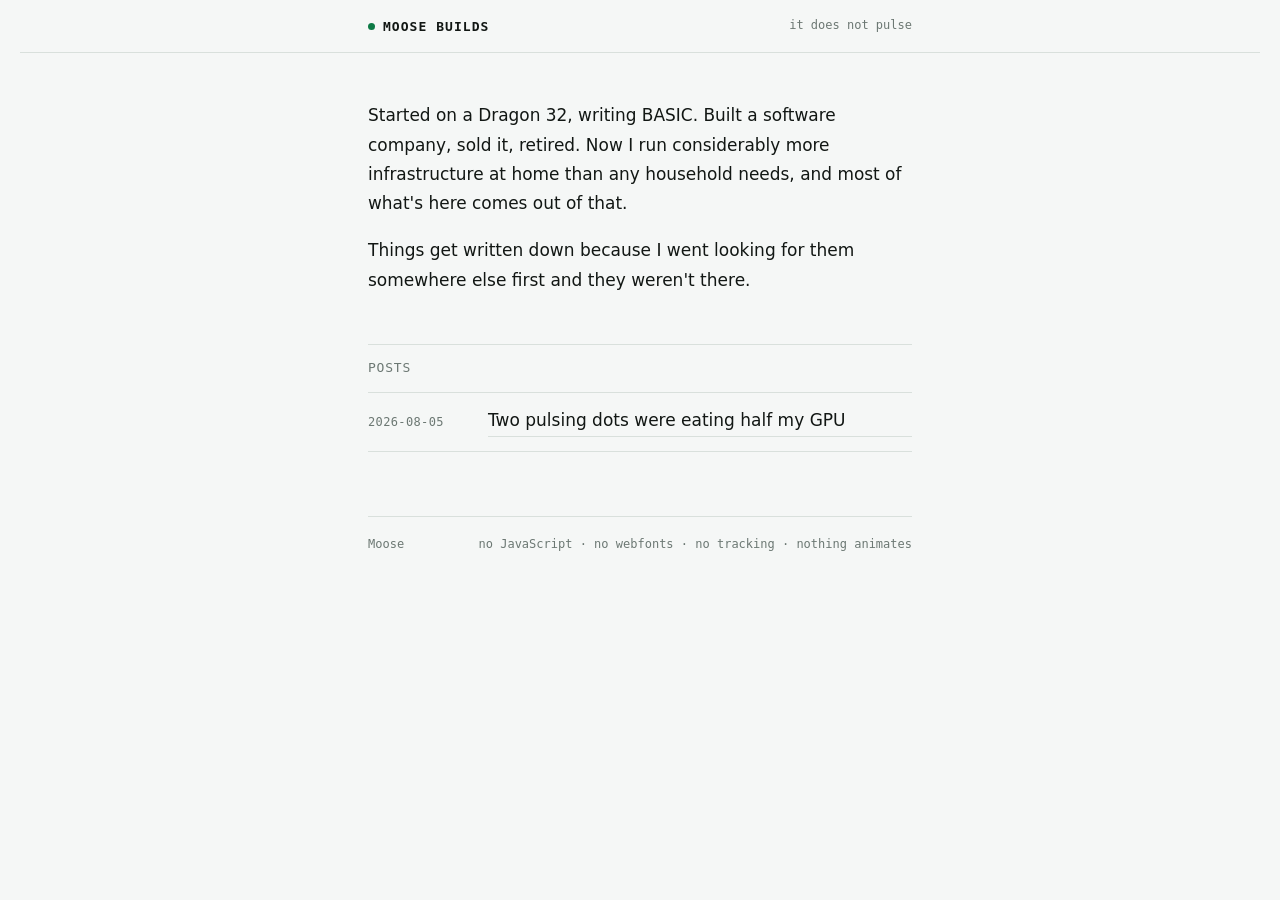
<file: index.html>
<!doctype html>
<html lang="en-GB">
<head>
<meta charset="utf-8">
<meta name="viewport" content="width=device-width, initial-scale=1">
<title>Moose Builds</title>
<meta name="description" content="Notes on browsers, GPUs and running far too much infrastructure at home.">
<link rel="stylesheet" href="style.css">
</head>
<body>

<div class="masthead">
  <div class="inner">
    <a class="brand" href="./"><span class="pip"></span>Moose Builds</a>
    <span class="strap">it does not pulse</span>
  </div>
</div>

<div class="wrap">

<p class="lede">Started on a Dragon 32, writing BASIC. Built a software company, sold it, retired. Now I run considerably more infrastructure at home than any household needs, and most of what's here comes out of that.</p>

<p>Things get written down because I went looking for them somewhere else first and they weren't there.</p>

<h2>Posts</h2>

<ul class="posts">
  <li>
    <time datetime="2026-08-05">2026-08-05</time>
    <a href="posts/infinite-css-animations-peg-the-compositor.html">Two pulsing dots were eating half my GPU</a>
  </li>
</ul>

<div class="colophon">
  <span>Moose</span>
  <span>no JavaScript · no webfonts · no tracking · nothing animates</span>
</div>
</div>

</body>
</html>
</file>
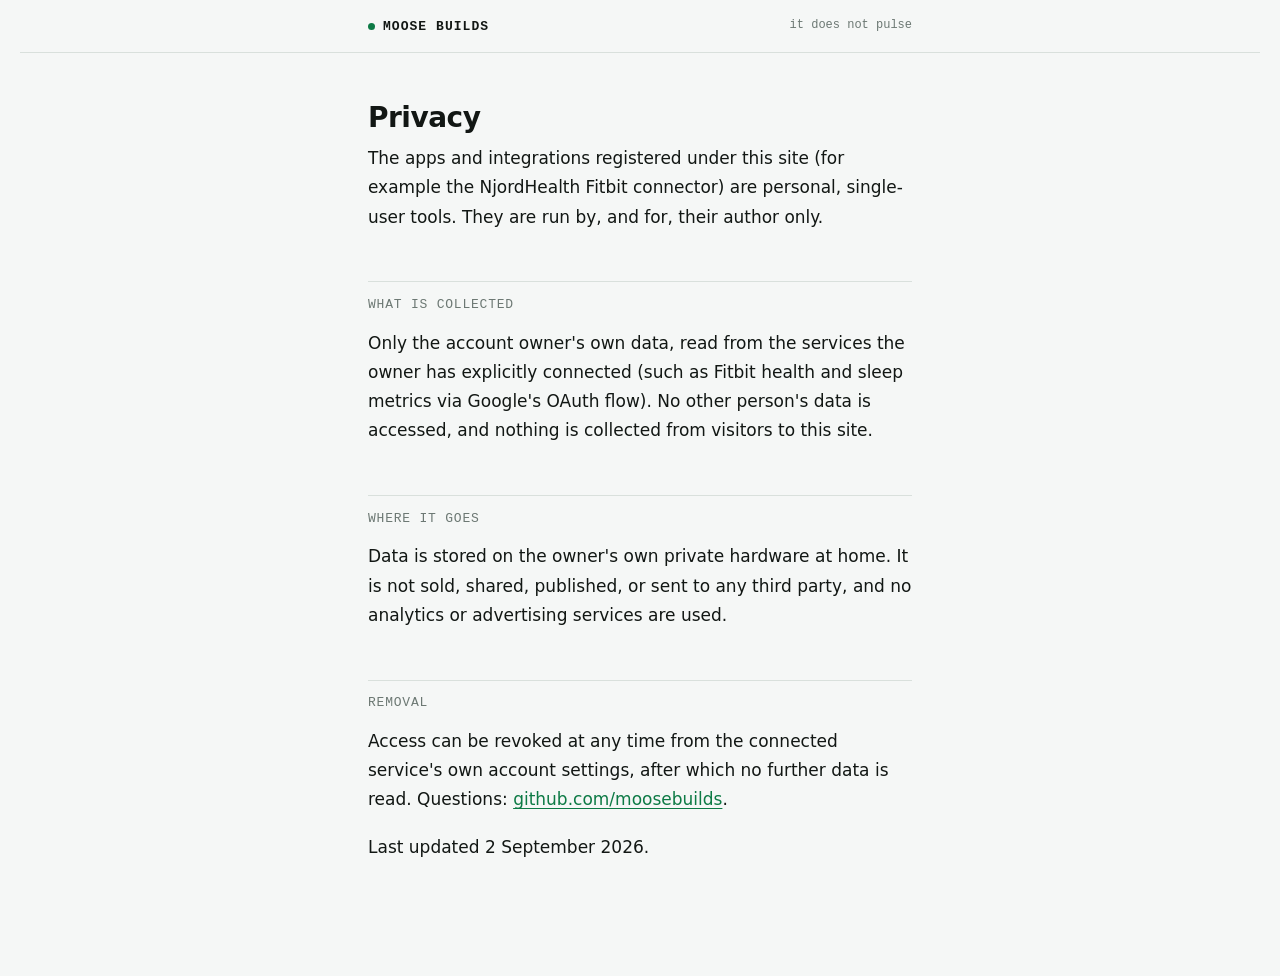
<file: privacy/index.html>
<!doctype html>
<html lang="en-GB">
<head>
<meta charset="utf-8">
<meta name="viewport" content="width=device-width, initial-scale=1">
<title>Privacy — Moose Builds</title>
<meta name="description" content="Privacy policy for the personal tools published under Moose Builds.">
<link rel="stylesheet" href="../style.css">
</head>
<body>

<div class="masthead">
  <div class="inner">
    <a class="brand" href="../"><span class="pip"></span>Moose Builds</a>
    <span class="strap">it does not pulse</span>
  </div>
</div>

<div class="wrap">

<h1>Privacy</h1>

<p class="lede">The apps and integrations registered under this site (for example the NjordHealth
Fitbit connector) are personal, single-user tools. They are run by, and for, their author only.</p>

<h2>What is collected</h2>
<p>Only the account owner's own data, read from the services the owner has explicitly connected
(such as Fitbit health and sleep metrics via Google's OAuth flow). No other person's data is
accessed, and nothing is collected from visitors to this site.</p>

<h2>Where it goes</h2>
<p>Data is stored on the owner's own private hardware at home. It is not sold, shared, published,
or sent to any third party, and no analytics or advertising services are used.</p>

<h2>Removal</h2>
<p>Access can be revoked at any time from the connected service's own account settings, after
which no further data is read. Questions: <a href="https://github.com/moosebuilds">github.com/moosebuilds</a>.</p>

<p class="meta">Last updated 2 September 2026.</p>

</div>
</body>
</html>
</file>
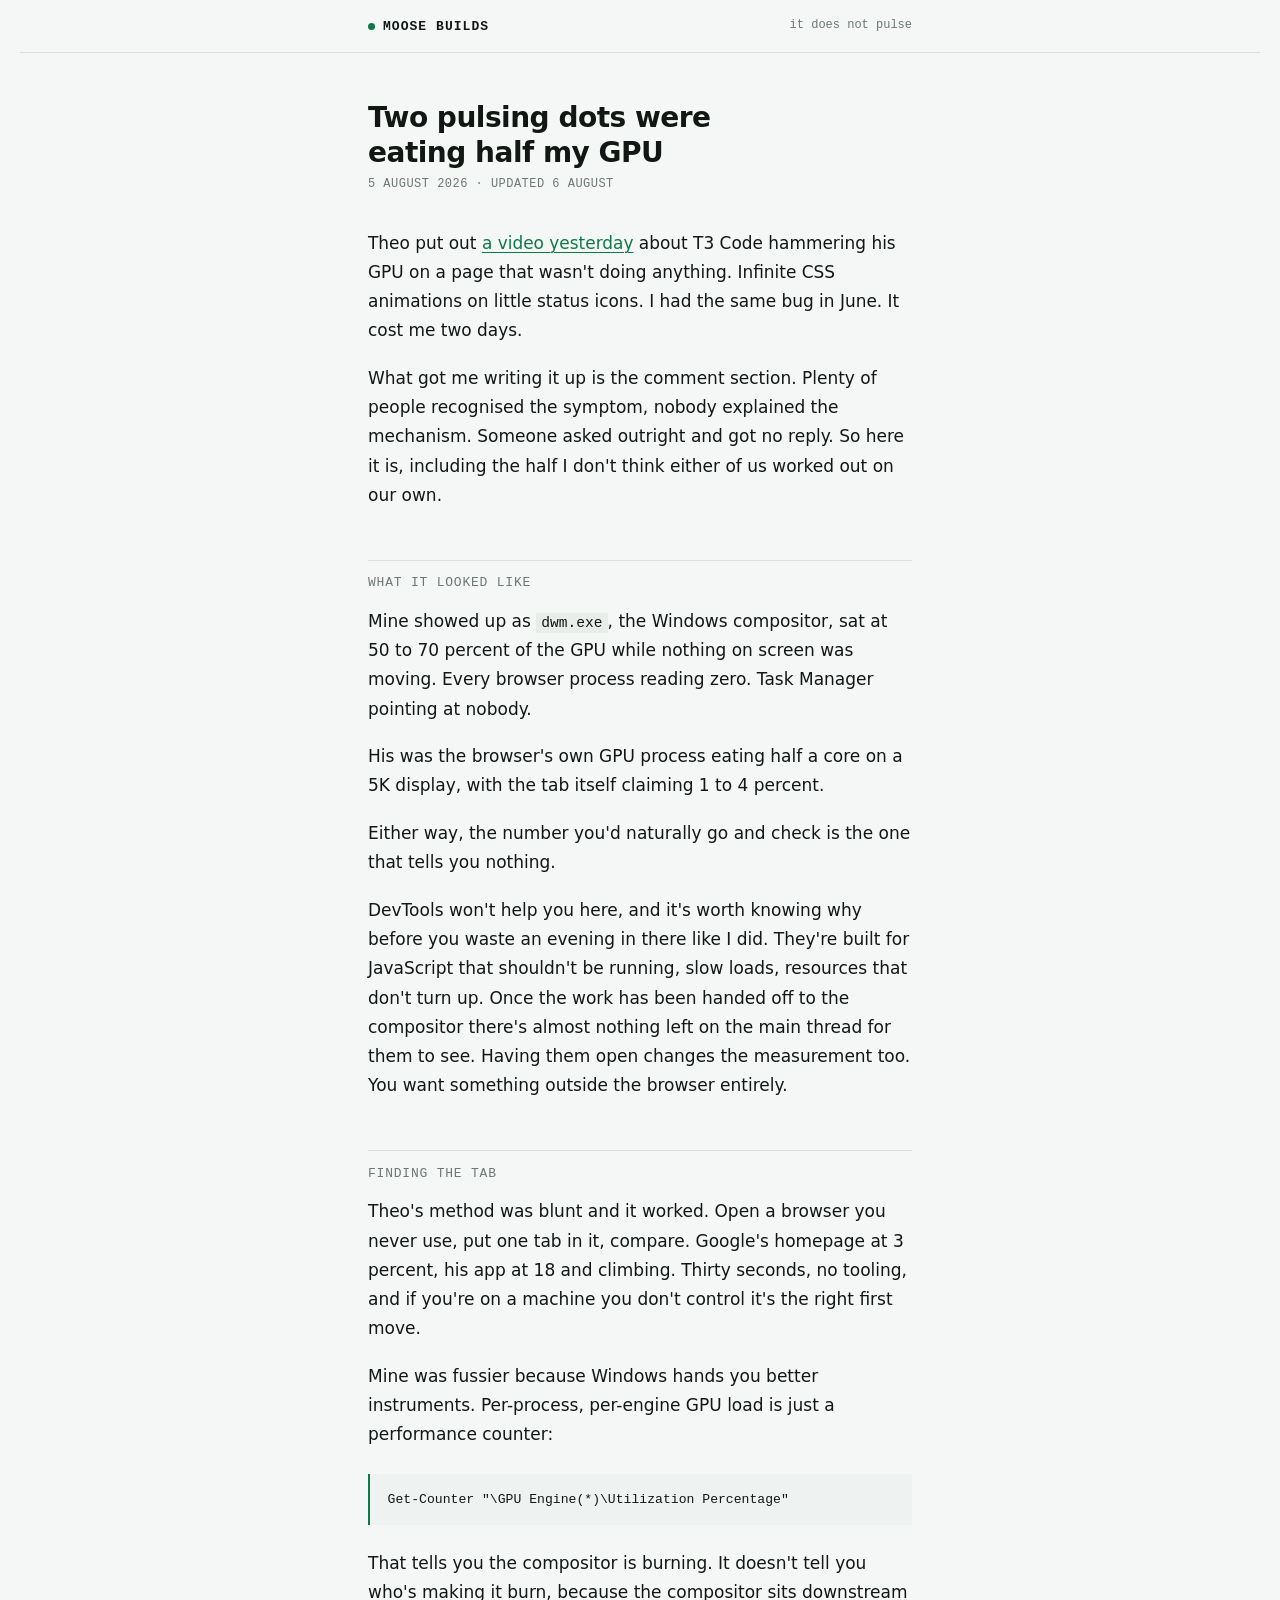
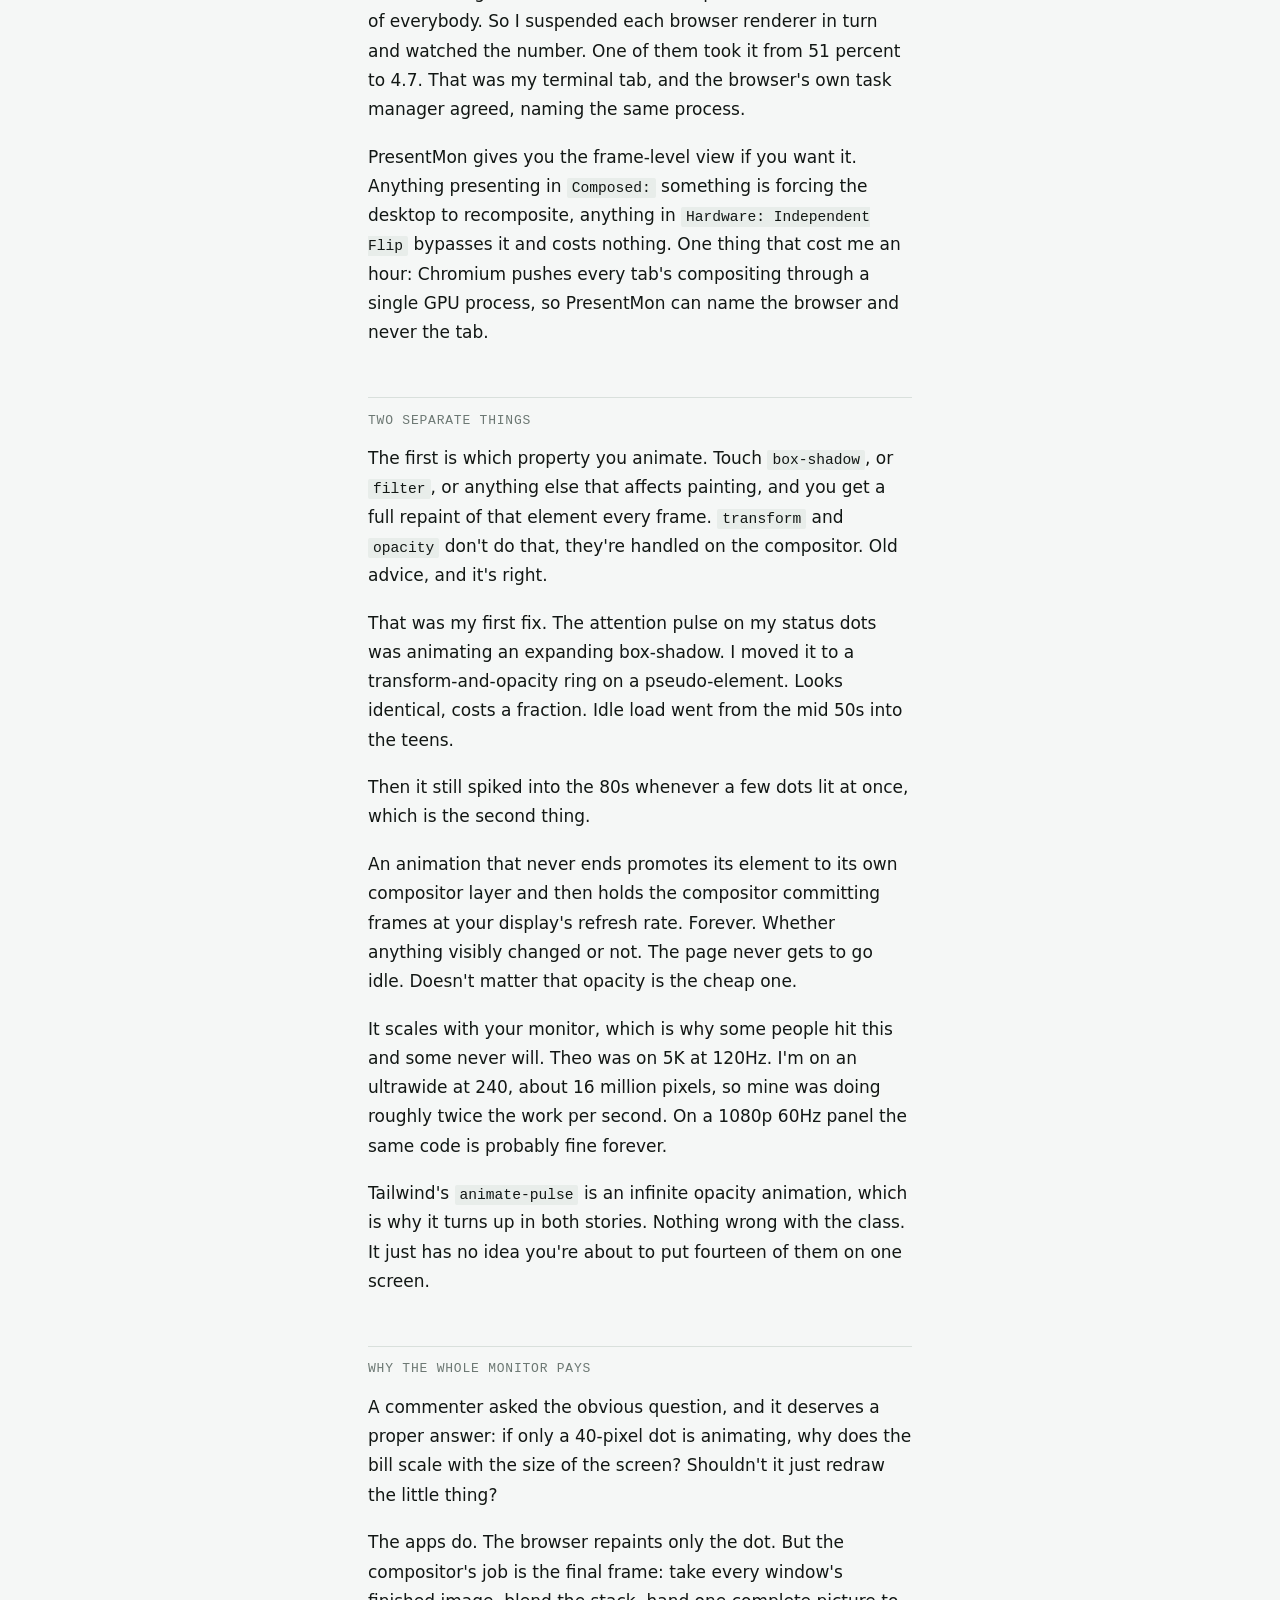
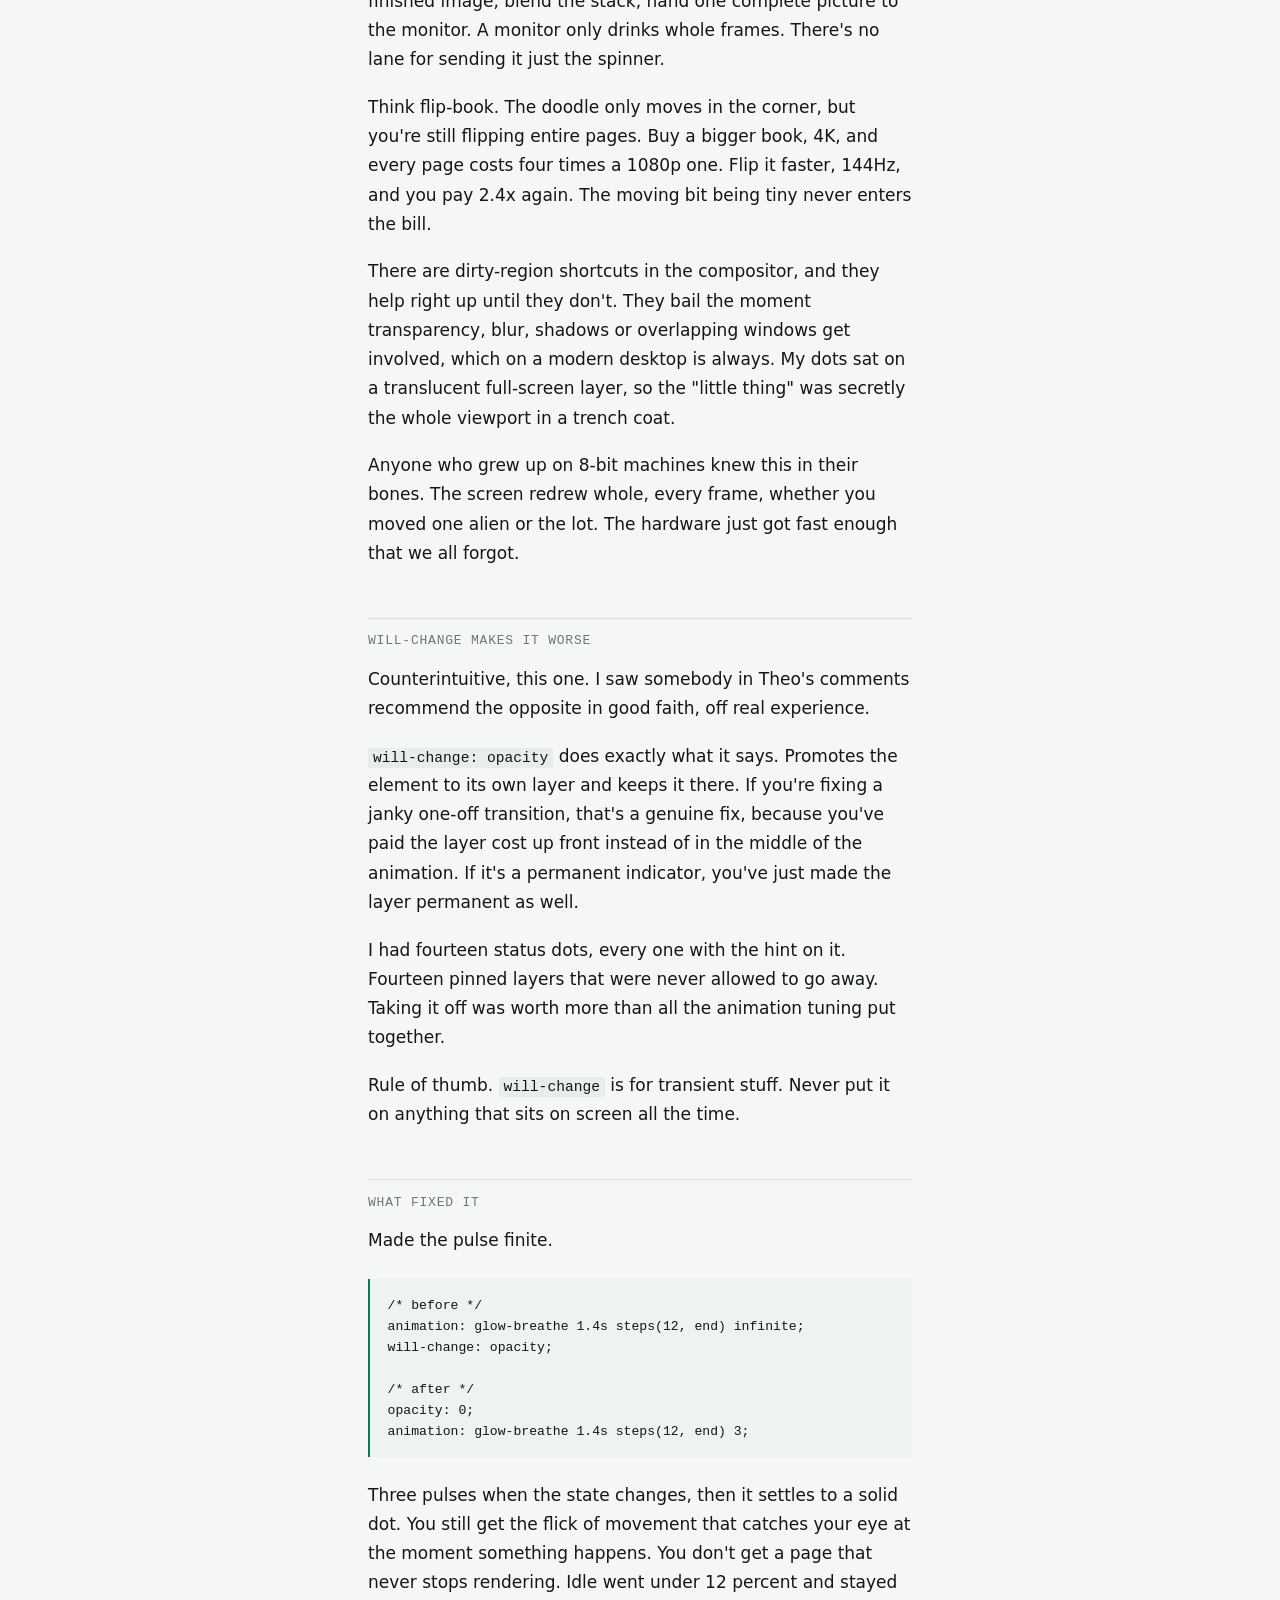
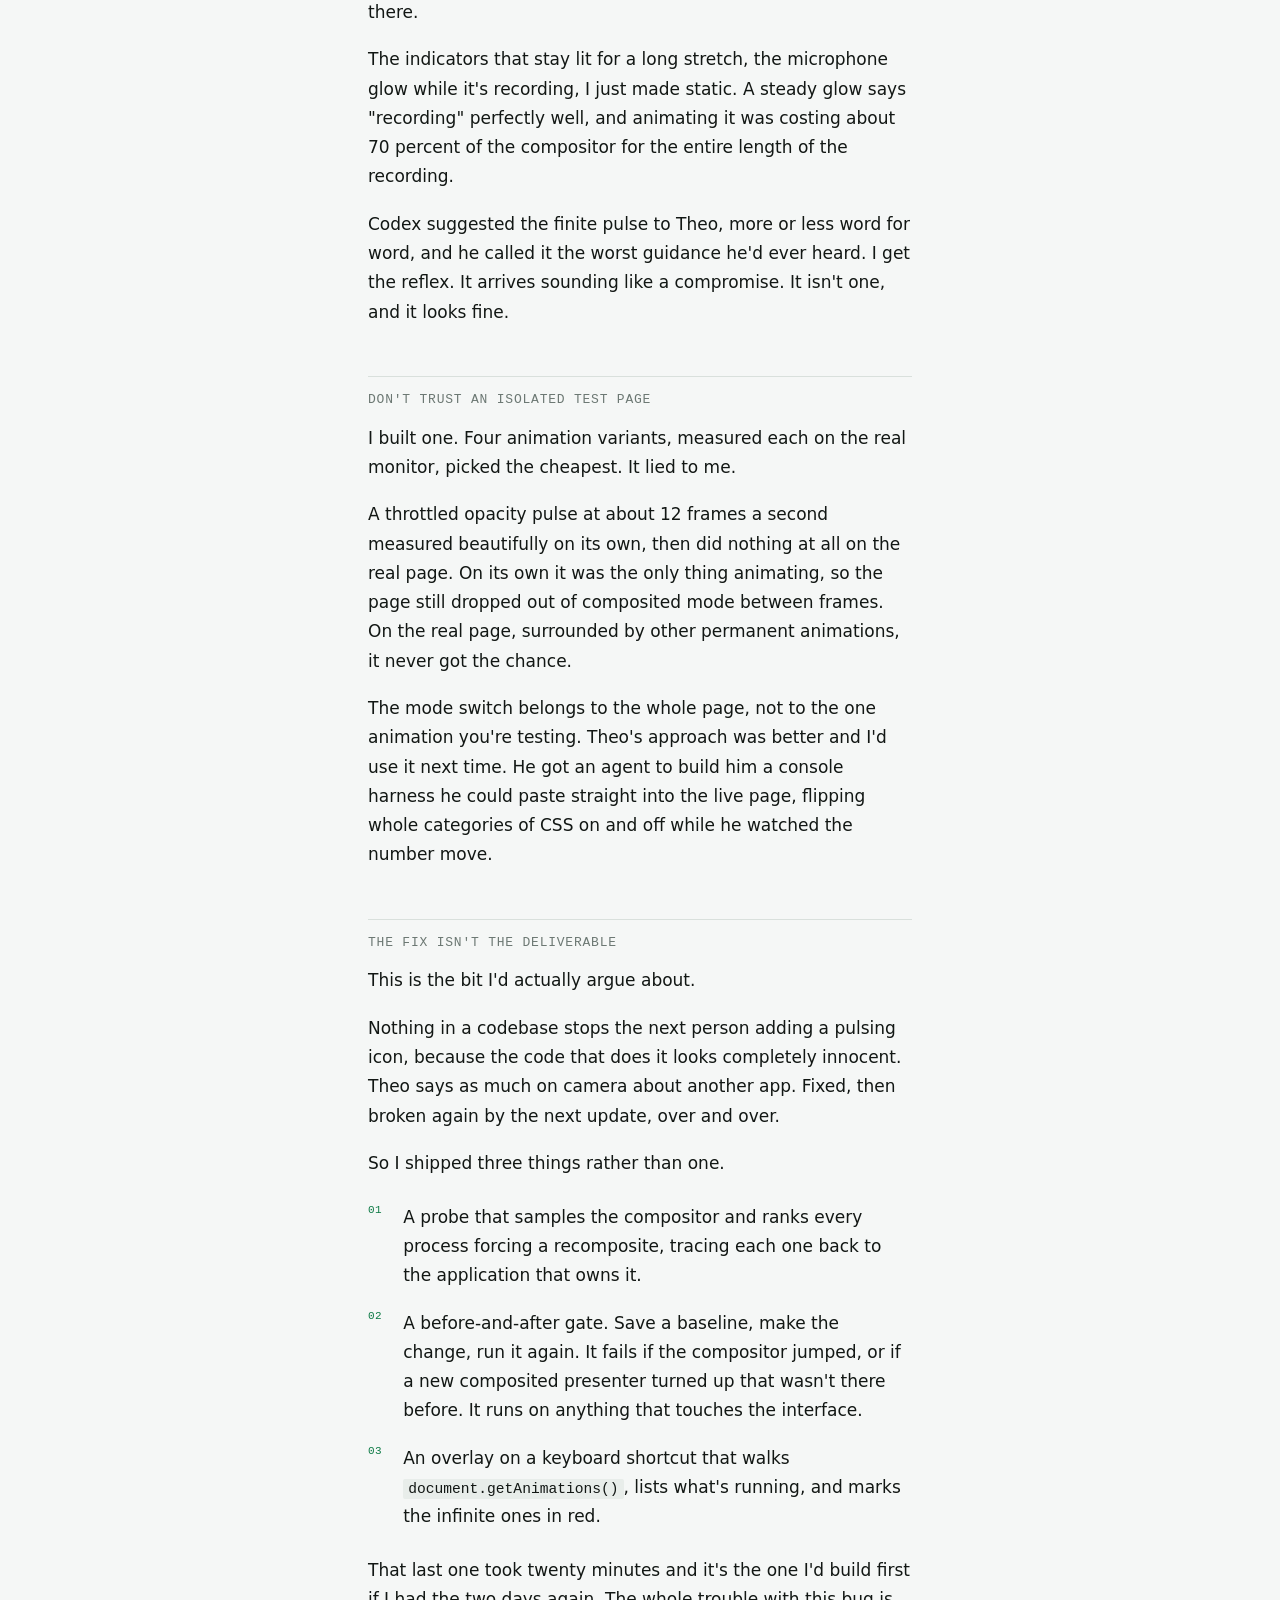
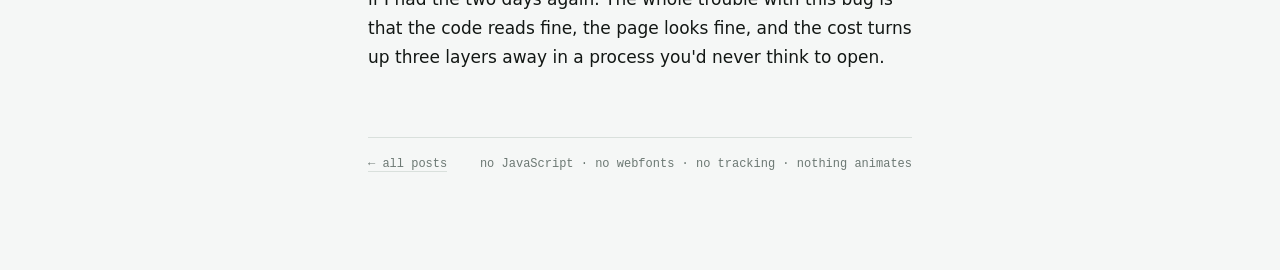
<file: posts/infinite-css-animations-peg-the-compositor.html>
<!doctype html>
<html lang="en-GB">
<head>
<meta charset="utf-8">
<meta name="viewport" content="width=device-width, initial-scale=1">
<title>Two pulsing dots were eating half my GPU — Moose Builds</title>
<meta name="description" content="Infinite CSS animations hold the compositor at your refresh rate forever. Two separate things are going on, and I've not seen them written down together.">
<link rel="stylesheet" href="../style.css">
</head>
<body>

<div class="masthead">
  <div class="inner">
    <a class="brand" href="../"><span class="pip"></span>Moose Builds</a>
    <span class="strap">it does not pulse</span>
  </div>
</div>

<div class="wrap">
<article>

<h1>Two pulsing dots were eating half my GPU</h1>
<p class="dateline">5 AUGUST 2026 · UPDATED 6 AUGUST</p>

<p class="lede">Theo put out <a href="https://www.youtube.com/watch?v=TKlOCjLMNtw">a video yesterday</a> about T3 Code hammering his GPU on a page that wasn't doing anything. Infinite CSS animations on little status icons. I had the same bug in June. It cost me two days.</p>

<p>What got me writing it up is the comment section. Plenty of people recognised the symptom, nobody explained the mechanism. Someone asked outright and got no reply. So here it is, including the half I don't think either of us worked out on our own.</p>

<h2>What it looked like</h2>

<p>Mine showed up as <code>dwm.exe</code>, the Windows compositor, sat at 50 to 70 percent of the GPU while nothing on screen was moving. Every browser process reading zero. Task Manager pointing at nobody.</p>

<p>His was the browser's own GPU process eating half a core on a 5K display, with the tab itself claiming 1 to 4 percent.</p>

<p>Either way, the number you'd naturally go and check is the one that tells you nothing.</p>

<p>DevTools won't help you here, and it's worth knowing why before you waste an evening in there like I did. They're built for JavaScript that shouldn't be running, slow loads, resources that don't turn up. Once the work has been handed off to the compositor there's almost nothing left on the main thread for them to see. Having them open changes the measurement too. You want something outside the browser entirely.</p>

<h2>Finding the tab</h2>

<p>Theo's method was blunt and it worked. Open a browser you never use, put one tab in it, compare. Google's homepage at 3 percent, his app at 18 and climbing. Thirty seconds, no tooling, and if you're on a machine you don't control it's the right first move.</p>

<p>Mine was fussier because Windows hands you better instruments. Per-process, per-engine GPU load is just a performance counter:</p>

<pre><code>Get-Counter "\GPU Engine(*)\Utilization Percentage"</code></pre>

<p>That tells you the compositor is burning. It doesn't tell you who's making it burn, because the compositor sits downstream of everybody. So I suspended each browser renderer in turn and watched the number. One of them took it from 51 percent to 4.7. That was my terminal tab, and the browser's own task manager agreed, naming the same process.</p>

<p>PresentMon gives you the frame-level view if you want it. Anything presenting in <code>Composed:</code> something is forcing the desktop to recomposite, anything in <code>Hardware: Independent Flip</code> bypasses it and costs nothing. One thing that cost me an hour: Chromium pushes every tab's compositing through a single GPU process, so PresentMon can name the browser and never the tab.</p>

<h2>Two separate things</h2>

<p>The first is which property you animate. Touch <code>box-shadow</code>, or <code>filter</code>, or anything else that affects painting, and you get a full repaint of that element every frame. <code>transform</code> and <code>opacity</code> don't do that, they're handled on the compositor. Old advice, and it's right.</p>

<p>That was my first fix. The attention pulse on my status dots was animating an expanding box-shadow. I moved it to a transform-and-opacity ring on a pseudo-element. Looks identical, costs a fraction. Idle load went from the mid 50s into the teens.</p>

<p>Then it still spiked into the 80s whenever a few dots lit at once, which is the second thing.</p>

<p>An animation that never ends promotes its element to its own compositor layer and then holds the compositor committing frames at your display's refresh rate. Forever. Whether anything visibly changed or not. The page never gets to go idle. Doesn't matter that opacity is the cheap one.</p>

<p>It scales with your monitor, which is why some people hit this and some never will. Theo was on 5K at 120Hz. I'm on an ultrawide at 240, about 16 million pixels, so mine was doing roughly twice the work per second. On a 1080p 60Hz panel the same code is probably fine forever.</p>

<p>Tailwind's <code>animate-pulse</code> is an infinite opacity animation, which is why it turns up in both stories. Nothing wrong with the class. It just has no idea you're about to put fourteen of them on one screen.</p>

<h2>Why the whole monitor pays</h2>

<p>A commenter asked the obvious question, and it deserves a proper answer: if only a 40-pixel dot is animating, why does the bill scale with the size of the screen? Shouldn't it just redraw the little thing?</p>

<p>The apps do. The browser repaints only the dot. But the compositor's job is the final frame: take every window's finished image, blend the stack, hand one complete picture to the monitor. A monitor only drinks whole frames. There's no lane for sending it just the spinner.</p>

<p>Think flip-book. The doodle only moves in the corner, but you're still flipping entire pages. Buy a bigger book, 4K, and every page costs four times a 1080p one. Flip it faster, 144Hz, and you pay 2.4x again. The moving bit being tiny never enters the bill.</p>

<p>There are dirty-region shortcuts in the compositor, and they help right up until they don't. They bail the moment transparency, blur, shadows or overlapping windows get involved, which on a modern desktop is always. My dots sat on a translucent full-screen layer, so the "little thing" was secretly the whole viewport in a trench coat.</p>

<p>Anyone who grew up on 8-bit machines knew this in their bones. The screen redrew whole, every frame, whether you moved one alien or the lot. The hardware just got fast enough that we all forgot.</p>

<h2>will-change makes it worse</h2>

<p>Counterintuitive, this one. I saw somebody in Theo's comments recommend the opposite in good faith, off real experience.</p>

<p><code>will-change: opacity</code> does exactly what it says. Promotes the element to its own layer and keeps it there. If you're fixing a janky one-off transition, that's a genuine fix, because you've paid the layer cost up front instead of in the middle of the animation. If it's a permanent indicator, you've just made the layer permanent as well.</p>

<p>I had fourteen status dots, every one with the hint on it. Fourteen pinned layers that were never allowed to go away. Taking it off was worth more than all the animation tuning put together.</p>

<p>Rule of thumb. <code>will-change</code> is for transient stuff. Never put it on anything that sits on screen all the time.</p>

<h2>What fixed it</h2>

<p>Made the pulse finite.</p>

<pre><code>/* before */
animation: glow-breathe 1.4s steps(12, end) infinite;
will-change: opacity;

/* after */
opacity: 0;
animation: glow-breathe 1.4s steps(12, end) 3;</code></pre>

<p>Three pulses when the state changes, then it settles to a solid dot. You still get the flick of movement that catches your eye at the moment something happens. You don't get a page that never stops rendering. Idle went under 12 percent and stayed there.</p>

<p>The indicators that stay lit for a long stretch, the microphone glow while it's recording, I just made static. A steady glow says "recording" perfectly well, and animating it was costing about 70 percent of the compositor for the entire length of the recording.</p>

<p>Codex suggested the finite pulse to Theo, more or less word for word, and he called it the worst guidance he'd ever heard. I get the reflex. It arrives sounding like a compromise. It isn't one, and it looks fine.</p>

<h2>Don't trust an isolated test page</h2>

<p>I built one. Four animation variants, measured each on the real monitor, picked the cheapest. It lied to me.</p>

<p>A throttled opacity pulse at about 12 frames a second measured beautifully on its own, then did nothing at all on the real page. On its own it was the only thing animating, so the page still dropped out of composited mode between frames. On the real page, surrounded by other permanent animations, it never got the chance.</p>

<p>The mode switch belongs to the whole page, not to the one animation you're testing. Theo's approach was better and I'd use it next time. He got an agent to build him a console harness he could paste straight into the live page, flipping whole categories of CSS on and off while he watched the number move.</p>

<h2>The fix isn't the deliverable</h2>

<p>This is the bit I'd actually argue about.</p>

<p>Nothing in a codebase stops the next person adding a pulsing icon, because the code that does it looks completely innocent. Theo says as much on camera about another app. Fixed, then broken again by the next update, over and over.</p>

<p>So I shipped three things rather than one.</p>

<ol class="shipped">
  <li>A probe that samples the compositor and ranks every process forcing a recomposite, tracing each one back to the application that owns it.</li>
  <li>A before-and-after gate. Save a baseline, make the change, run it again. It fails if the compositor jumped, or if a new composited presenter turned up that wasn't there before. It runs on anything that touches the interface.</li>
  <li>An overlay on a keyboard shortcut that walks <code>document.getAnimations()</code>, lists what's running, and marks the infinite ones in red.</li>
</ol>

<p>That last one took twenty minutes and it's the one I'd build first if I had the two days again. The whole trouble with this bug is that the code reads fine, the page looks fine, and the cost turns up three layers away in a process you'd never think to open.</p>

</article>

<div class="colophon">
  <span><a href="../">← all posts</a></span>
  <span>no JavaScript · no webfonts · no tracking · nothing animates</span>
</div>
</div>

</body>
</html>
</file>
<file: style.css>
/* No webfonts, no JS, no tracking, and nothing on this page animates.
   The accent colour is the green of the status pip that started all this.
   It does not pulse. That is the whole point. */

:root {
  --paper:  #f5f7f6;
  --ink:    #121714;
  --muted:  #6c7873;
  --rule:   #d9e0dc;
  --pip:    #0d7a45;
  --panel:  #e8edea;
  --shade:  #eef2f0;
}

@media (prefers-color-scheme: dark) {
  :root {
    --paper: #0d100f;
    --ink:   #dfe6e2;
    --muted: #808d87;
    --rule:  #232b27;
    --pip:   #5fd39a;
    --panel: #161d1a;
    --shade: #121816;
  }
}

:root[data-theme="dark"] {
  --paper: #0d100f; --ink: #dfe6e2; --muted: #808d87;
  --rule: #232b27; --pip: #5fd39a; --panel: #161d1a; --shade: #121816;
}

:root[data-theme="light"] {
  --paper: #f5f7f6; --ink: #121714; --muted: #6c7873;
  --rule: #d9e0dc; --pip: #0d7a45; --panel: #e8edea; --shade: #eef2f0;
}

*, *::before, *::after { box-sizing: border-box; }

html { -webkit-text-size-adjust: 100%; }

body {
  margin: 0;
  padding: 0 1.25rem 6rem;
  background: var(--paper);
  color: var(--ink);
  font: 17px/1.72 system-ui, -apple-system, "Segoe UI", Roboto, "Helvetica Neue", sans-serif;
  font-synthesis-weight: none;
}

.wrap { max-width: 34rem; margin: 0 auto; }

/* ---- masthead: mono, quiet, with the pip ---- */

.masthead {
  border-bottom: 1px solid var(--rule);
  margin-bottom: 3rem;
}

.masthead .inner {
  max-width: 34rem;
  margin: 0 auto;
  padding: 1.15rem 0;
  display: flex;
  align-items: center;
  gap: 0.6rem;
  flex-wrap: wrap;
}

.brand {
  font: 600 13px/1 ui-monospace, "SF Mono", SFMono-Regular, Menlo, Consolas, monospace;
  letter-spacing: 0.08em;
  text-transform: uppercase;
  color: var(--ink);
  text-decoration: none;
  display: inline-flex;
  align-items: center;
  gap: 0.5rem;
}

.pip {
  width: 7px;
  height: 7px;
  border-radius: 50%;
  background: var(--pip);
  display: inline-block;
  flex: none;
}

.masthead .strap {
  font: 400 12px/1.3 ui-monospace, "SF Mono", SFMono-Regular, Menlo, Consolas, monospace;
  color: var(--muted);
  margin-left: auto;
}

/* ---- type ---- */

h1 {
  font: 600 1.75rem/1.22 system-ui, -apple-system, "Segoe UI", Roboto, sans-serif;
  letter-spacing: -0.018em;
  margin: 0 0 0.55rem;
  text-wrap: balance;
}

h2 {
  font: 500 13px/1.4 ui-monospace, "SF Mono", SFMono-Regular, Menlo, Consolas, monospace;
  letter-spacing: 0.06em;
  text-transform: uppercase;
  color: var(--muted);
  margin: 3.1rem 0 0.9rem;
  padding-top: 0.85rem;
  border-top: 1px solid var(--rule);
  text-wrap: balance;
}

.dateline {
  font: 400 12px/1 ui-monospace, "SF Mono", SFMono-Regular, Menlo, Consolas, monospace;
  letter-spacing: 0.04em;
  color: var(--muted);
  margin: 0 0 2.4rem;
}

p { margin: 0 0 1.15rem; }

.lede { font-size: 1.06rem; }

strong { font-weight: 600; }

a {
  color: var(--pip);
  text-decoration: underline;
  text-decoration-thickness: 1px;
  text-underline-offset: 3px;
}
a:hover { text-decoration-thickness: 2px; }
a:focus-visible {
  outline: 2px solid var(--pip);
  outline-offset: 3px;
  border-radius: 1px;
}

code, pre {
  font-family: ui-monospace, "SF Mono", SFMono-Regular, Menlo, Consolas, monospace;
}

code {
  font-size: 0.86em;
  background: var(--panel);
  padding: 0.14em 0.34em;
  border-radius: 2px;
  word-break: break-word;
}

pre {
  font-size: 0.82rem;
  line-height: 1.6;
  background: var(--shade);
  border-left: 2px solid var(--pip);
  padding: 0.95rem 1.1rem;
  margin: 1.5rem 0;
  overflow-x: auto;
}

pre code { background: none; padding: 0; font-size: inherit; }

/* ---- the three-things list on the post ---- */

ol.shipped {
  list-style: none;
  padding: 0;
  margin: 1.5rem 0;
  counter-reset: shipped;
}

ol.shipped li {
  counter-increment: shipped;
  position: relative;
  padding-left: 2.2rem;
  margin: 0 0 1.15rem;
}

ol.shipped li::before {
  content: counter(shipped, decimal-leading-zero);
  position: absolute;
  left: 0;
  top: 0.18em;
  font: 500 11px/1 ui-monospace, "SF Mono", SFMono-Regular, Menlo, Consolas, monospace;
  letter-spacing: 0.04em;
  color: var(--pip);
  font-variant-numeric: tabular-nums;
}

/* ---- index list ---- */

ul.posts { list-style: none; padding: 0; margin: 0; }

ul.posts li {
  display: grid;
  grid-template-columns: 6.5rem 1fr;
  gap: 0 1rem;
  align-items: baseline;
  padding: 0.85rem 0;
  border-bottom: 1px solid var(--rule);
}

ul.posts li:first-child { border-top: 1px solid var(--rule); }

ul.posts time {
  font: 400 12px/1.5 ui-monospace, "SF Mono", SFMono-Regular, Menlo, Consolas, monospace;
  letter-spacing: 0.03em;
  color: var(--muted);
  font-variant-numeric: tabular-nums;
  white-space: nowrap;
}

ul.posts a {
  color: var(--ink);
  text-decoration: none;
  border-bottom: 1px solid var(--rule);
  padding-bottom: 1px;
}
ul.posts a:hover { border-bottom-color: var(--pip); color: var(--pip); }

/* ---- colophon ---- */

.colophon {
  margin-top: 4rem;
  padding-top: 1.1rem;
  border-top: 1px solid var(--rule);
  font: 400 12px/1.6 ui-monospace, "SF Mono", SFMono-Regular, Menlo, Consolas, monospace;
  color: var(--muted);
  display: flex;
  justify-content: space-between;
  gap: 1.5rem;
  flex-wrap: wrap;
}

.colophon a { color: var(--muted); text-decoration: none; border-bottom: 1px solid var(--rule); }
.colophon a:hover { color: var(--pip); border-bottom-color: var(--pip); }

@media (max-width: 34rem) {
  body { font-size: 16px; }
  h1 { font-size: 1.5rem; }
  .masthead .strap { margin-left: 0; flex-basis: 100%; }
  ul.posts li { grid-template-columns: 1fr; gap: 0.2rem 0; }
  pre { margin-left: -1.25rem; margin-right: -1.25rem; border-left-width: 3px; }
}
</file>
